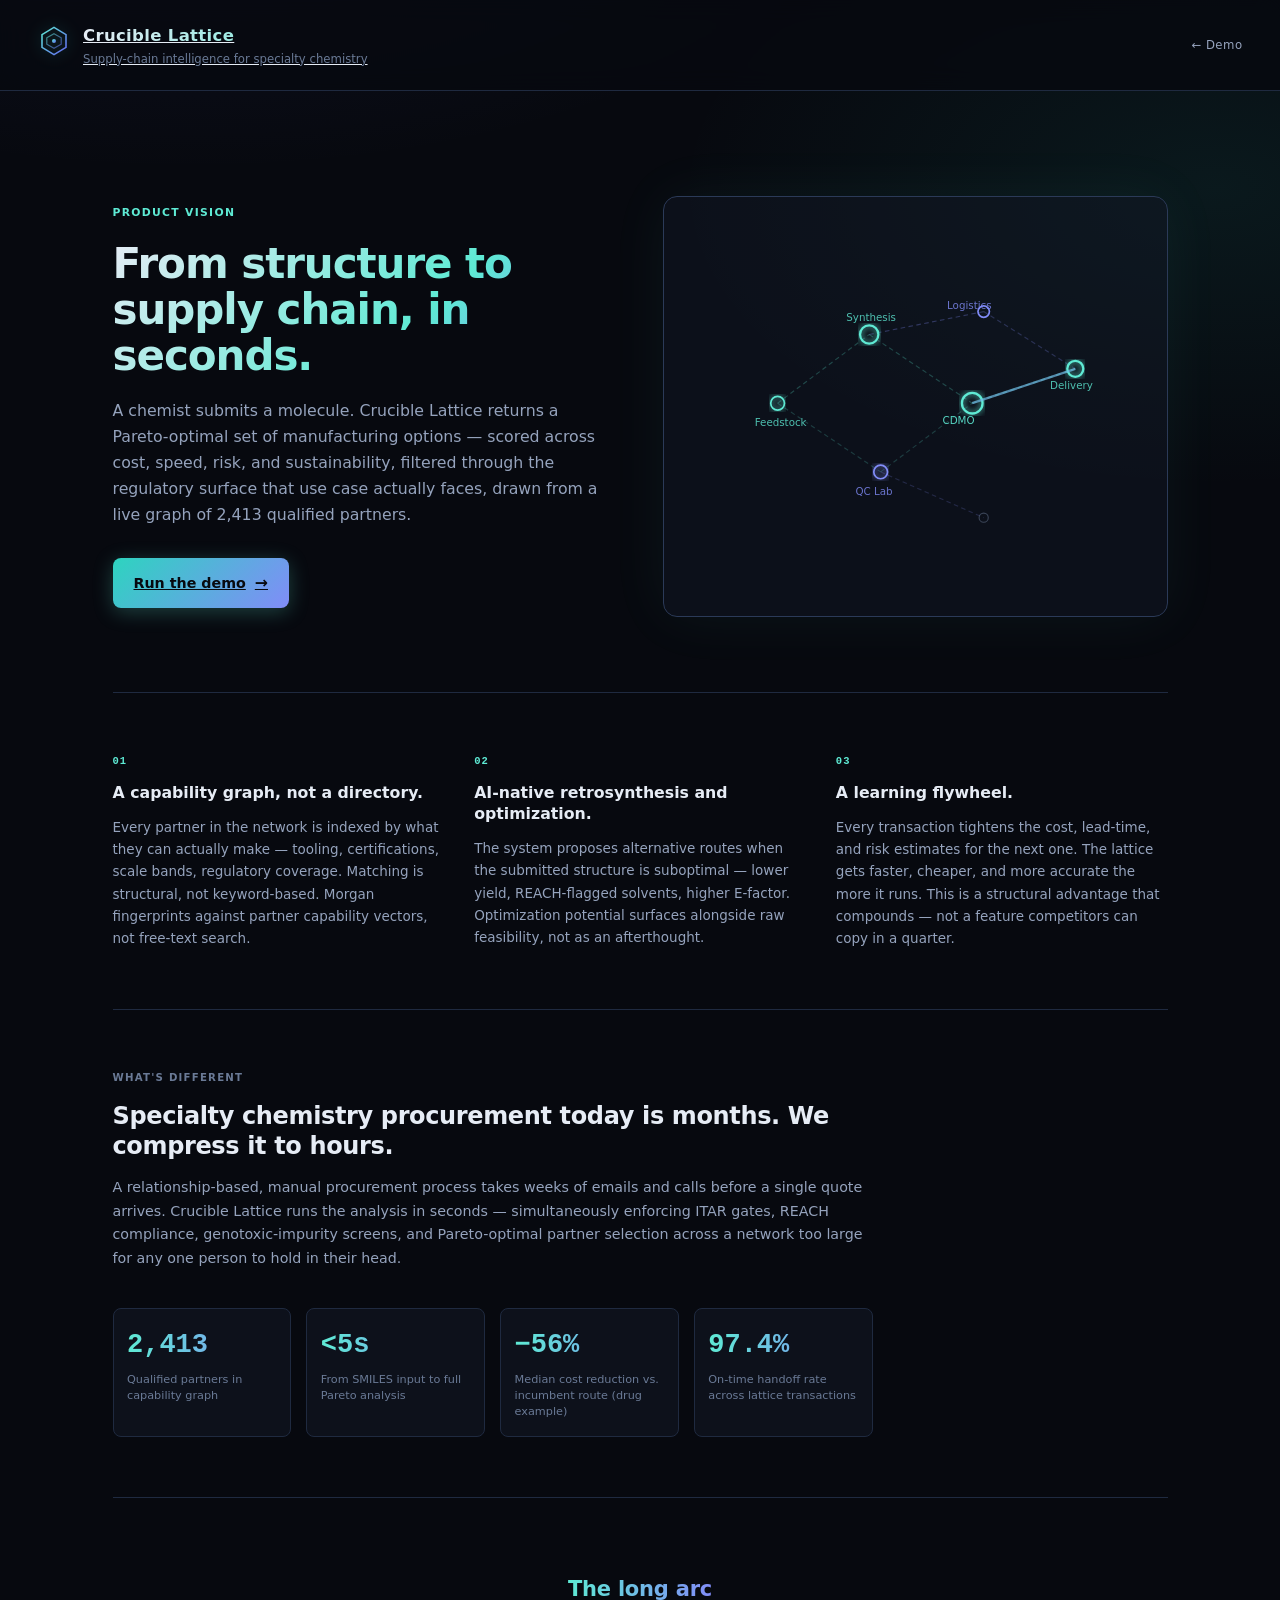
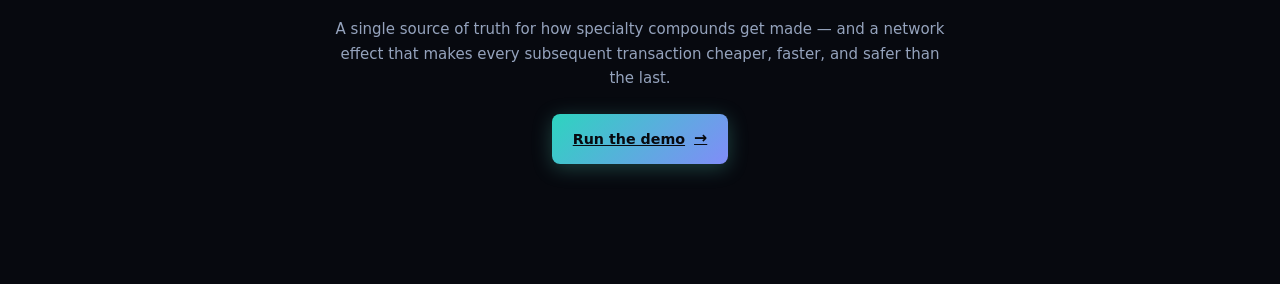
<file: vision.html>
<!DOCTYPE html>
<html lang="en">
<head>
  <meta charset="UTF-8" />
  <meta name="viewport" content="width=device-width, initial-scale=1.0" />
  <title>Vision — Crucible Lattice</title>
  <link rel="stylesheet" href="styles.css" />
  <link rel="stylesheet" href="vision.css" />
</head>
<body>

<header class="site-header">
  <a href="index.html" class="brand brand-home-btn" aria-label="Return to demo">
    <div class="brand-mark">
      <svg viewBox="0 0 40 40" width="32" height="32">
        <defs>
          <linearGradient id="lg" x1="0" y1="0" x2="1" y2="1">
            <stop offset="0%" stop-color="#5eead4"/>
            <stop offset="100%" stop-color="#6366f1"/>
          </linearGradient>
        </defs>
        <polygon points="20,3 35,12 35,28 20,37 5,28 5,12" fill="none" stroke="url(#lg)" stroke-width="2"/>
        <polygon points="20,11 29,16 29,24 20,29 11,24 11,16" fill="none" stroke="url(#lg)" stroke-width="1.5" opacity="0.6"/>
        <circle cx="20" cy="20" r="2.5" fill="url(#lg)"/>
      </svg>
    </div>
    <div>
      <h1>Crucible Lattice</h1>
      <p class="tagline">Supply-chain intelligence for specialty chemistry</p>
    </div>
  </a>
  <div class="header-meta">
    <a href="index.html" class="vision-link">← Demo</a>
  </div>
</header>

<main class="vision-main">

  <!-- Hero -->
  <section class="vision-hero">
    <div class="vision-hero-inner">
      <div class="vision-eyebrow">Product Vision</div>
      <h2 class="vision-headline">From structure to supply chain, in seconds.</h2>
      <p class="vision-lede">A chemist submits a molecule. Crucible Lattice returns a Pareto-optimal set of manufacturing options — scored across cost, speed, risk, and sustainability, filtered through the regulatory surface that use case actually faces, drawn from a live graph of 2,413 qualified partners.</p>
      <a href="index.html" class="cta-btn">Run the demo <span class="cta-arrow">→</span></a>
    </div>
    <div class="vision-hero-graphic">
      <div class="hero-lattice">
        <svg viewBox="0 0 400 320" width="100%" preserveAspectRatio="xMidYMid meet">
          <defs>
            <linearGradient id="vg1" x1="0" y1="0" x2="1" y2="1">
              <stop offset="0%" stop-color="#5eead4" stop-opacity="0.8"/>
              <stop offset="100%" stop-color="#818cf8" stop-opacity="0.6"/>
            </linearGradient>
            <filter id="glow">
              <feGaussianBlur stdDeviation="3" result="blur"/>
              <feMerge><feMergeNode in="blur"/><feMergeNode in="SourceGraphic"/></feMerge>
            </filter>
          </defs>
          <!-- Node connections -->
          <line x1="80"  y1="160" x2="160" y2="100" stroke="rgba(94,234,212,0.25)" stroke-width="1" stroke-dasharray="4 3"/>
          <line x1="80"  y1="160" x2="170" y2="220" stroke="rgba(94,234,212,0.2)"  stroke-width="1" stroke-dasharray="4 3"/>
          <line x1="160" y1="100" x2="260" y2="80"  stroke="rgba(129,140,248,0.3)" stroke-width="1" stroke-dasharray="4 3"/>
          <line x1="160" y1="100" x2="250" y2="160" stroke="rgba(94,234,212,0.25)" stroke-width="1" stroke-dasharray="4 3"/>
          <line x1="170" y1="220" x2="250" y2="160" stroke="rgba(94,234,212,0.2)"  stroke-width="1" stroke-dasharray="4 3"/>
          <line x1="170" y1="220" x2="260" y2="260" stroke="rgba(129,140,248,0.2)" stroke-width="1" stroke-dasharray="4 3"/>
          <line x1="250" y1="160" x2="340" y2="130" stroke="rgba(94,234,212,0.3)"  stroke-width="1.5" stroke-dasharray="4 3"/>
          <line x1="260" y1="80"  x2="340" y2="130" stroke="rgba(129,140,248,0.25)" stroke-width="1" stroke-dasharray="4 3"/>
          <!-- Nodes -->
          <circle cx="80"  cy="160" r="6" fill="none" stroke="#5eead4" stroke-width="1.5" filter="url(#glow)"/>
          <circle cx="160" cy="100" r="8" fill="none" stroke="#5eead4" stroke-width="2" filter="url(#glow)"/>
          <circle cx="170" cy="220" r="6" fill="none" stroke="#818cf8" stroke-width="1.5" filter="url(#glow)"/>
          <circle cx="260" cy="80"  r="5" fill="none" stroke="#818cf8" stroke-width="1.5"/>
          <circle cx="250" cy="160" r="9" fill="none" stroke="#5eead4" stroke-width="2" filter="url(#glow)"/>
          <circle cx="260" cy="260" r="4" fill="none" stroke="#6a7a96" stroke-width="1" opacity="0.5"/>
          <circle cx="340" cy="130" r="7" fill="none" stroke="#5eead4" stroke-width="2" filter="url(#glow)"/>
          <!-- Highlighted path -->
          <line x1="80" y1="160" x2="250" y2="160" stroke="url(#vg1)" stroke-width="2"/>
          <line x1="250" y1="160" x2="340" y2="130" stroke="url(#vg1)" stroke-width="2"/>
          <!-- Labels -->
          <text x="60"  y="180" fill="#5eead4" font-size="9" font-family="system-ui" opacity="0.8">Feedstock</text>
          <text x="140" y="88"  fill="#5eead4" font-size="9" font-family="system-ui" opacity="0.8">Synthesis</text>
          <text x="148" y="240" fill="#818cf8" font-size="9" font-family="system-ui" opacity="0.8">QC Lab</text>
          <text x="228" y="78"  fill="#818cf8" font-size="9" font-family="system-ui" opacity="0.8">Logistics</text>
          <text x="224" y="178" fill="#5eead4" font-size="9" font-family="system-ui" opacity="0.9">CDMO</text>
          <text x="318" y="148" fill="#5eead4" font-size="9" font-family="system-ui" opacity="0.8">Delivery</text>
        </svg>
      </div>
    </div>
  </section>

  <!-- Three pillars -->
  <section class="vision-pillars">
    <div class="pillar">
      <div class="pillar-num">01</div>
      <h3>A capability graph, not a directory.</h3>
      <p>Every partner in the network is indexed by what they can actually make — tooling, certifications, scale bands, regulatory coverage. Matching is structural, not keyword-based. Morgan fingerprints against partner capability vectors, not free-text search.</p>
    </div>
    <div class="pillar">
      <div class="pillar-num">02</div>
      <h3>AI-native retrosynthesis and optimization.</h3>
      <p>The system proposes alternative routes when the submitted structure is suboptimal — lower yield, REACH-flagged solvents, higher E-factor. Optimization potential surfaces alongside raw feasibility, not as an afterthought.</p>
    </div>
    <div class="pillar">
      <div class="pillar-num">03</div>
      <h3>A learning flywheel.</h3>
      <p>Every transaction tightens the cost, lead-time, and risk estimates for the next one. The lattice gets faster, cheaper, and more accurate the more it runs. This is a structural advantage that compounds — not a feature competitors can copy in a quarter.</p>
    </div>
  </section>

  <!-- What's different -->
  <section class="vision-diff">
    <div class="vision-diff-inner">
      <div class="vision-diff-label">What's different</div>
      <h3>Specialty chemistry procurement today is months. We compress it to hours.</h3>
      <p>A relationship-based, manual procurement process takes weeks of emails and calls before a single quote arrives. Crucible Lattice runs the analysis in seconds — simultaneously enforcing ITAR gates, REACH compliance, genotoxic-impurity screens, and Pareto-optimal partner selection across a network too large for any one person to hold in their head.</p>
      <div class="vision-diff-stats">
        <div class="diff-stat">
          <div class="diff-stat-num">2,413</div>
          <div class="diff-stat-lbl">Qualified partners in capability graph</div>
        </div>
        <div class="diff-stat">
          <div class="diff-stat-num">&lt;5s</div>
          <div class="diff-stat-lbl">From SMILES input to full Pareto analysis</div>
        </div>
        <div class="diff-stat">
          <div class="diff-stat-num">−56%</div>
          <div class="diff-stat-lbl">Median cost reduction vs. incumbent route (drug example)</div>
        </div>
        <div class="diff-stat">
          <div class="diff-stat-num">97.4%</div>
          <div class="diff-stat-lbl">On-time handoff rate across lattice transactions</div>
        </div>
      </div>
    </div>
  </section>

  <!-- Long arc -->
  <section class="vision-arc">
    <div class="vision-arc-inner">
      <h3>The long arc</h3>
      <p>A single source of truth for how specialty compounds get made — and a network effect that makes every subsequent transaction cheaper, faster, and safer than the last.</p>
      <a href="index.html" class="cta-btn" style="margin-top: 1.5rem; display: inline-flex;">
        Run the demo <span class="cta-arrow">→</span>
      </a>
    </div>
  </section>

</main>

</body>
</html>
</file>
<file: styles.css>
/* ============ Crucible Lattice — investor demo styles ============ */

:root {
  --bg-0: #07090f;
  --bg-1: #0c1018;
  --bg-2: #131926;
  --bg-3: #1a2235;
  --border: #1f2a40;
  --border-strong: #2b3a58;
  --text: #e6ecf5;
  --text-dim: #95a3bd;
  --text-muted: #6a7a96;
  --cyan: #5eead4;
  --cyan-dim: #2dd4bf;
  --indigo: #818cf8;
  --amber: #fbbf24;
  --green: #4ade80;
  --red: #f87171;
  --slate: #94a3b8;
  --glow-cyan: 0 0 24px rgba(94, 234, 212, 0.15);
  --glow-indigo: 0 0 24px rgba(129, 140, 248, 0.15);
  --radius: 14px;
  --radius-sm: 8px;
}

* { box-sizing: border-box; margin: 0; padding: 0; }

html, body {
  background: var(--bg-0);
  color: var(--text);
  font-family: -apple-system, BlinkMacSystemFont, "Segoe UI", Inter, system-ui, sans-serif;
  font-size: 15px;
  line-height: 1.55;
  min-height: 100vh;
  -webkit-font-smoothing: antialiased;
}

body {
  background:
    radial-gradient(1200px 600px at 15% -10%, rgba(99, 102, 241, 0.10), transparent 60%),
    radial-gradient(900px 500px at 95% 10%, rgba(45, 212, 191, 0.08), transparent 60%),
    var(--bg-0);
}

.back-link {
  font-size: 0.8rem;
  padding: 0.5rem 1.5rem;
  border-bottom: 1px solid var(--border);
  background: rgba(0,0,0,0.3);
}
.back-link a { color: var(--text-dim); text-decoration: none; }
.back-link a:hover { color: var(--cyan); }

/* ---------- Header ---------- */
.site-header {
  display: flex;
  justify-content: space-between;
  align-items: center;
  padding: 1.5rem 2.5rem;
  border-bottom: 1px solid var(--border);
  background: rgba(7, 9, 15, 0.8);
  backdrop-filter: blur(12px);
  position: sticky; top: 0; z-index: 50;
}
.brand { display: flex; align-items: center; gap: 0.9rem; }
.brand-home-btn {
  display: flex; align-items: center; gap: 0.9rem;
  background: none; border: none; cursor: pointer; color: inherit;
  font-family: inherit; padding: 0; text-align: left;
  border-radius: var(--radius-sm);
  transition: opacity 0.15s;
}
.brand-home-btn:hover { opacity: 0.82; }
.brand-mark {
  filter: drop-shadow(0 0 8px rgba(94, 234, 212, 0.35));
  animation: slow-spin 20s linear infinite;
}
@keyframes slow-spin { to { transform: rotate(360deg); } }
.brand h1 {
  font-size: 1.1rem;
  font-weight: 650;
  letter-spacing: 0.02em;
  background: linear-gradient(90deg, #e6ecf5 0%, #5eead4 100%);
  -webkit-background-clip: text;
  background-clip: text;
  -webkit-text-fill-color: transparent;
}
.tagline { font-size: 0.78rem; color: var(--text-muted); margin-top: 0.1rem; }
.header-meta {
  display: flex; align-items: center; gap: 0.5rem;
  font-size: 0.78rem; color: var(--text-dim);
}
.vision-link {
  color: var(--text-dim);
  text-decoration: none;
  font-size: 0.78rem;
  letter-spacing: 0.04em;
  transition: color 0.15s;
}
.vision-link:hover { color: var(--cyan); }
.header-sep { color: var(--border-strong); }
.live-dot {
  width: 8px; height: 8px; border-radius: 50%;
  background: var(--cyan);
  box-shadow: 0 0 8px var(--cyan);
  animation: pulse 2s ease-in-out infinite;
}
@keyframes pulse { 0%, 100% { opacity: 1; } 50% { opacity: 0.35; } }

main { max-width: 1200px; margin: 0 auto; padding: 2rem 1.5rem 5rem; }

/* ---------- Input panel ---------- */
.input-panel {
  background: linear-gradient(180deg, rgba(26, 34, 53, 0.6), rgba(19, 25, 38, 0.6));
  border: 1px solid var(--border);
  border-radius: var(--radius);
  padding: 2.5rem 2.25rem;
  backdrop-filter: blur(6px);
}
.panel-headline h2 {
  font-size: 1.8rem;
  font-weight: 600;
  letter-spacing: -0.015em;
  line-height: 1.2;
  max-width: 740px;
}
.panel-headline p {
  color: var(--text-dim);
  margin-top: 0.6rem;
  max-width: 680px;
  font-size: 0.95rem;
}

.example-cards {
  display: grid;
  grid-template-columns: repeat(auto-fit, minmax(280px, 1fr));
  gap: 1rem;
  margin: 2rem 0 1.25rem;
}
.example-card {
  background: rgba(12, 16, 24, 0.75);
  border: 1px solid var(--border-strong);
  border-radius: var(--radius);
  padding: 1.4rem 1.4rem 1.2rem;
  cursor: pointer;
  text-align: left;
  color: var(--text);
  font-family: inherit;
  transition: all 0.2s;
  display: flex; flex-direction: column; gap: 0.5rem;
  position: relative;
  overflow: hidden;
}
.example-card::before {
  content: '';
  position: absolute; top: 0; left: 0; right: 0; height: 2px;
  background: linear-gradient(90deg, var(--cyan), var(--indigo));
  opacity: 0;
  transition: opacity 0.2s;
}
.example-card:hover {
  border-color: var(--cyan);
  transform: translateY(-2px);
  box-shadow: var(--glow-cyan);
}
.example-card:hover::before { opacity: 1; }
.example-card.selected {
  border-color: var(--cyan);
  background: rgba(94, 234, 212, 0.05);
  box-shadow: var(--glow-cyan);
}
.example-card.selected::before { opacity: 1; }
.example-card h3 {
  font-size: 1.05rem;
  font-weight: 600;
  margin-top: 0.3rem;
}
.example-card .chip-tag { align-self: flex-start; }
.ex-compound {
  font-family: ui-monospace, Menlo, monospace;
  font-size: 0.82rem;
  color: var(--cyan);
}
.ex-usecase {
  font-size: 0.85rem;
  color: var(--text-dim);
  line-height: 1.5;
  flex-grow: 1;
}
.ex-cta {
  margin-top: 0.8rem;
  font-size: 0.82rem;
  font-weight: 600;
  color: var(--cyan);
  display: inline-flex; align-items: center; gap: 0.35rem;
}
.example-card:hover .ex-cta .cta-arrow { transform: translateX(3px); }
.input-reassurance-center {
  justify-content: center;
  margin: 1.25rem auto 0;
  max-width: 600px !important;
  text-align: center;
}

.input-grid { margin-top: 0.5rem; }
.input-grid[data-locked] { position: relative; cursor: help; }
.input-grid[data-locked] input,
.input-grid[data-locked] textarea {
  opacity: 0.72;
  cursor: help;
  background: rgba(7, 9, 15, 0.35);
}
.input-grid[data-locked] input:focus,
.input-grid[data-locked] textarea:focus {
  border-color: var(--border-strong);
  box-shadow: none;
}
/* Custom tooltip — only shows when fields are empty (no data-filled attr) */
.input-grid[data-locked]:not([data-filled])::after {
  content: attr(title);
  position: absolute;
  top: 50%; left: 50%;
  transform: translate(-50%, -50%) scale(0.95);
  padding: 0.5rem 0.95rem;
  background: rgba(7, 9, 15, 0.95);
  border: 1px solid var(--cyan);
  border-radius: var(--radius-sm);
  color: var(--cyan);
  font-size: 0.82rem;
  font-weight: 600;
  letter-spacing: 0.03em;
  pointer-events: none;
  opacity: 0;
  transition: opacity 0.15s, transform 0.15s;
  box-shadow: var(--glow-cyan);
  white-space: nowrap;
}
.input-grid[data-locked]:not([data-filled]):hover::after {
  opacity: 1;
  transform: translate(-50%, -50%) scale(1);
}
/* Suppress native browser title tooltip when fields are filled */
.input-grid[data-filled] { cursor: default; }
.input-grid[data-filled] input,
.input-grid[data-filled] textarea { opacity: 1; cursor: default; }
.chip-tag {
  font-size: 0.64rem;
  font-weight: 700;
  letter-spacing: 0.08em;
  padding: 0.2rem 0.5rem;
  border-radius: 99px;
}
.chip-tag.amber { background: rgba(251, 191, 36, 0.14); color: var(--amber); }
.chip-tag.cyan  { background: rgba(94, 234, 212, 0.14); color: var(--cyan); }
.chip-tag.green { background: rgba(74, 222, 128, 0.14); color: var(--green); }
.chip-tag.slate { background: rgba(148, 163, 184, 0.14); color: var(--slate); }
.chip-label { opacity: 0.92; }

.input-grid {
  display: grid;
  grid-template-columns: 1fr 1fr;
  gap: 1rem 1.2rem;
}
.field { display: flex; flex-direction: column; gap: 0.4rem; }
.field-wide { grid-column: 1 / -1; }
.field-label {
  font-size: 0.76rem;
  text-transform: uppercase;
  letter-spacing: 0.08em;
  color: var(--text-muted);
  font-weight: 600;
}
.field-label small {
  text-transform: none;
  letter-spacing: 0;
  font-weight: 400;
  opacity: 0.75;
  margin-left: 0.3rem;
}
.field input, .field textarea {
  background: rgba(7, 9, 15, 0.6);
  border: 1px solid var(--border-strong);
  border-radius: var(--radius-sm);
  padding: 0.75rem 0.9rem;
  color: var(--text);
  font-size: 0.92rem;
  font-family: inherit;
  transition: border-color 0.15s, box-shadow 0.15s;
  resize: vertical;
}
.field input:focus, .field textarea:focus {
  outline: none;
  border-color: var(--cyan);
  box-shadow: var(--glow-cyan);
}
.field input[type="text"] { font-family: ui-monospace, SFMono-Regular, Menlo, monospace; }
#f-usecase { font-family: inherit; }

.input-footer {
  display: flex;
  justify-content: space-between;
  align-items: center;
  margin-top: 1.5rem;
  gap: 1rem;
  flex-wrap: wrap;
}
.input-reassurance {
  display: inline-flex; align-items: center; gap: 0.5rem;
  font-size: 0.78rem; color: var(--text-muted);
  max-width: 520px;
}
.input-reassurance svg { color: var(--cyan); flex-shrink: 0; }

.cta-btn {
  display: inline-flex; align-items: center; gap: 0.6rem;
  background: linear-gradient(135deg, var(--cyan-dim), var(--indigo));
  color: #07090f;
  border: none;
  border-radius: var(--radius-sm);
  padding: 0.85rem 1.4rem;
  font-size: 0.95rem;
  font-weight: 650;
  cursor: pointer;
  transition: transform 0.15s, box-shadow 0.15s;
  box-shadow: 0 4px 20px rgba(94, 234, 212, 0.25);
}
.cta-btn:hover:not(:disabled) { transform: translateY(-1px); box-shadow: 0 6px 28px rgba(94, 234, 212, 0.45); }
.cta-btn:disabled {
  background: rgba(43, 58, 88, 0.55);
  color: var(--text-muted);
  cursor: not-allowed;
  box-shadow: none;
}
.cta-btn.ready {
  animation: cta-pulse 1.8s ease-in-out 2;
}
@keyframes cta-pulse {
  0%, 100% { box-shadow: 0 4px 20px rgba(94, 234, 212, 0.25); }
  50%      { box-shadow: 0 4px 32px rgba(94, 234, 212, 0.75); }
}
.cta-arrow { font-size: 1.05rem; transition: transform 0.2s; }
.cta-btn:hover:not(:disabled) .cta-arrow { transform: translateX(3px); }

/* ---------- Workflow ---------- */
.workflow-panel {
  background: linear-gradient(180deg, rgba(26, 34, 53, 0.6), rgba(19, 25, 38, 0.6));
  border: 1px solid var(--border);
  border-radius: var(--radius);
  padding: 2rem 2.25rem;
  animation: fadeInUp 0.4s ease;
}
@keyframes fadeInUp { from { opacity: 0; transform: translateY(12px); } to { opacity: 1; transform: none; } }

.workflow-header {
  display: flex; align-items: center; gap: 1rem;
  margin-bottom: 1.5rem;
}
.workflow-header h3 { font-size: 1.1rem; font-weight: 600; }
.workflow-header p { color: var(--text-dim); font-size: 0.85rem; margin-top: 0.2rem; }

.workflow-pulse { display: flex; gap: 4px; }
.workflow-pulse span {
  width: 6px; height: 22px; border-radius: 3px;
  background: linear-gradient(180deg, var(--cyan), var(--indigo));
  animation: bounce 1.2s ease-in-out infinite;
}
.workflow-pulse span:nth-child(2) { animation-delay: 0.15s; }
.workflow-pulse span:nth-child(3) { animation-delay: 0.3s; }
@keyframes bounce { 0%, 100% { transform: scaleY(0.5); opacity: 0.5; } 50% { transform: scaleY(1); opacity: 1; } }

.stages { list-style: none; display: flex; flex-direction: column; gap: 0.6rem; }
.stage {
  display: grid;
  grid-template-columns: 28px 1fr auto;
  align-items: center;
  gap: 0.9rem;
  padding: 0.75rem 1rem;
  background: rgba(12, 16, 24, 0.5);
  border: 1px solid var(--border);
  border-radius: var(--radius-sm);
  transition: all 0.3s;
}
.stage.active {
  border-color: var(--cyan);
  background: rgba(94, 234, 212, 0.04);
  box-shadow: var(--glow-cyan);
}
.stage.done { opacity: 0.6; }
.stage-icon {
  width: 20px; height: 20px; border-radius: 50%;
  border: 1.5px solid var(--border-strong);
  display: flex; align-items: center; justify-content: center;
  font-size: 0.7rem;
  color: var(--text-muted);
  position: relative;
}
.stage.active .stage-icon {
  border-color: var(--cyan);
  color: var(--cyan);
}
.stage.active .stage-icon::after {
  content: '';
  position: absolute; inset: -4px;
  border: 1.5px solid var(--cyan);
  border-radius: 50%;
  border-top-color: transparent;
  animation: spin 0.8s linear infinite;
}
@keyframes spin { to { transform: rotate(360deg); } }
.stage.done .stage-icon {
  background: rgba(74, 222, 128, 0.15);
  border-color: var(--green);
  color: var(--green);
}
.stage.done .stage-icon::before { content: '✓'; font-size: 0.7rem; font-weight: 700; }
.stage-label { font-size: 0.92rem; font-weight: 500; }
.stage-detail { font-size: 0.78rem; color: var(--text-muted); margin-top: 0.15rem; }
.stage-timing { font-size: 0.72rem; color: var(--text-muted); font-family: ui-monospace, Menlo, monospace; }

/* ---------- Results ---------- */
.results { animation: fadeInUp 0.5s ease; }

.section-header {
  margin: 2.5rem 0 1rem;
}
.section-header h3 { font-size: 1.15rem; font-weight: 600; }
.section-header p { color: var(--text-dim); font-size: 0.88rem; margin-top: 0.2rem; }

.panel {
  background: rgba(19, 25, 38, 0.55);
  border: 1px solid var(--border);
  border-radius: var(--radius);
  padding: 1.5rem 1.6rem;
}
.panel-title {
  font-size: 0.78rem;
  font-weight: 650;
  text-transform: uppercase;
  letter-spacing: 0.08em;
  color: var(--text-muted);
  margin-bottom: 1rem;
}
.panel-caption { font-size: 0.85rem; margin-bottom: 1rem; }
.muted { color: var(--text-muted); }

/* Molecule identity */
.results-header {
  display: grid;
  grid-template-columns: 1fr;
  gap: 1rem;
  margin-bottom: 1.25rem;
}
.molecule-card {
  display: grid;
  grid-template-columns: 320px 1fr;
  gap: 2rem;
  background: linear-gradient(135deg, rgba(99, 102, 241, 0.06), rgba(94, 234, 212, 0.04));
  border: 1px solid var(--border-strong);
  border-radius: var(--radius);
  padding: 1.75rem;
}
.molecule-render {
  background: rgba(7, 9, 15, 0.85);
  border-radius: var(--radius-sm);
  min-height: 260px;
  display: flex; align-items: center; justify-content: center;
  padding: 1rem;
  border: 1px solid rgba(94, 234, 212, 0.25);
  box-shadow: 0 0 32px rgba(94, 234, 212, 0.08), inset 0 0 0 1px rgba(94, 234, 212, 0.12);
  position: relative;
  overflow: hidden;
}
.molecule-render::before {
  content: '';
  position: absolute;
  inset: 0;
  background: repeating-linear-gradient(
    0deg,
    transparent 0,
    transparent 3px,
    rgba(94, 234, 212, 0.02) 3px,
    rgba(94, 234, 212, 0.02) 4px
  );
  pointer-events: none;
}
.mol-svg-wrap {
  position: relative;
  z-index: 1;
  animation: mol-fade-in 0.6s ease;
}
@keyframes mol-fade-in { from { opacity: 0; transform: scale(0.96); } to { opacity: 1; transform: none; } }
.mol-svg-wrap svg { max-width: 100%; height: auto; display: block; }
.render-placeholder { color: #6a7a96; font-size: 0.85rem; }

.tag-row { display: flex; gap: 0.5rem; margin-bottom: 0.8rem; flex-wrap: wrap; }
.molecule-meta h2 {
  font-size: 1.45rem;
  font-weight: 600;
  letter-spacing: -0.01em;
  margin-bottom: 0.2rem;
}
.id-classification { color: var(--text-dim); font-size: 0.9rem; margin-bottom: 1.25rem; }
.id-facts {
  display: grid;
  grid-template-columns: 1fr 1fr;
  gap: 0.9rem 1.5rem;
}
.id-facts > div { border-left: 2px solid var(--border-strong); padding-left: 0.8rem; }
.id-facts dt {
  font-size: 0.7rem;
  text-transform: uppercase;
  letter-spacing: 0.08em;
  color: var(--text-muted);
  margin-bottom: 0.2rem;
}
.id-facts dd { font-size: 0.88rem; color: var(--text); }

/* Optimization alert */
.optimization-alert {
  background: linear-gradient(135deg, rgba(251, 191, 36, 0.08), rgba(129, 140, 248, 0.06));
  border: 1px solid rgba(251, 191, 36, 0.4);
  border-radius: var(--radius);
  padding: 1.5rem 1.75rem;
  margin-bottom: 1.5rem;
  position: relative;
  overflow: hidden;
}
.optimization-alert::before {
  content: '';
  position: absolute;
  top: 0; left: 0; right: 0; height: 2px;
  background: linear-gradient(90deg, var(--amber), var(--indigo), var(--cyan));
}
.opt-header { display: flex; gap: 1rem; align-items: flex-start; margin-bottom: 0.9rem; }
.opt-icon {
  width: 36px; height: 36px;
  border-radius: 50%;
  background: rgba(251, 191, 36, 0.15);
  color: var(--amber);
  display: flex; align-items: center; justify-content: center;
  font-size: 1rem;
  flex-shrink: 0;
  animation: pulse-glow 2.5s ease-in-out infinite;
}
@keyframes pulse-glow {
  0%, 100% { box-shadow: 0 0 0 0 rgba(251, 191, 36, 0.5); }
  50% { box-shadow: 0 0 0 10px rgba(251, 191, 36, 0); }
}
.opt-header h3 { font-size: 1.05rem; font-weight: 600; margin-bottom: 0.25rem; }
.opt-header p { color: var(--text-dim); font-size: 0.9rem; }
.opt-suggestion {
  background: rgba(7, 9, 15, 0.5);
  border-left: 3px solid var(--cyan);
  padding: 0.85rem 1rem;
  border-radius: var(--radius-sm);
  font-size: 0.9rem;
  color: var(--text);
  margin-bottom: 1rem;
}
.opt-impact {
  display: grid;
  grid-template-columns: repeat(auto-fit, minmax(150px, 1fr));
  gap: 0.8rem;
  margin-bottom: 1rem;
}
.opt-metric {
  background: rgba(7, 9, 15, 0.5);
  border: 1px solid var(--border);
  border-radius: var(--radius-sm);
  padding: 0.75rem 0.85rem;
}
.opt-metric-label {
  font-size: 0.7rem;
  text-transform: uppercase;
  color: var(--text-muted);
  letter-spacing: 0.08em;
  margin-bottom: 0.4rem;
}
.opt-metric-values {
  display: flex; align-items: baseline; gap: 0.4rem;
  font-size: 0.85rem;
  flex-wrap: wrap;
}
.opt-metric-from { color: var(--text-muted); text-decoration: line-through; }
.opt-metric-arrow { color: var(--cyan); }
.opt-metric-to { color: var(--text); font-weight: 600; }
.opt-metric-delta {
  display: inline-block;
  margin-top: 0.35rem;
  font-size: 0.75rem;
  padding: 0.15rem 0.45rem;
  border-radius: 99px;
  background: rgba(74, 222, 128, 0.14);
  color: var(--green);
  font-weight: 600;
}
.opt-cta {
  background: linear-gradient(135deg, var(--amber), #f97316);
  color: #1a1206;
  border: none;
  border-radius: var(--radius-sm);
  padding: 0.7rem 1.2rem;
  font-size: 0.88rem;
  font-weight: 650;
  cursor: pointer;
  transition: transform 0.15s;
}
.opt-cta:hover { transform: translateY(-1px); }

/* Compliance grid (2 cols — regulatory + hazard; purity is its own section) */
.compliance-grid {
  display: grid;
  grid-template-columns: 1.2fr 1fr;
  gap: 1rem;
  margin-bottom: 1.25rem;
}

.reg-list { list-style: none; display: flex; flex-direction: column; gap: 0.55rem; }
.reg-item { display: flex; align-items: flex-start; gap: 0.75rem; }
.reg-status {
  flex-shrink: 0;
  width: 22px; height: 22px;
  border-radius: 50%;
  display: flex; align-items: center; justify-content: center;
  font-size: 0.75rem;
  font-weight: 700;
}
.reg-status.pass { background: rgba(74, 222, 128, 0.15); color: var(--green); }
.reg-status.flag { background: rgba(251, 191, 36, 0.15); color: var(--amber); }
.reg-status.fail { background: rgba(248, 113, 113, 0.15); color: var(--red); }
.reg-status.na   { background: rgba(148, 163, 184, 0.12); color: var(--text-muted); }
.reg-label { font-weight: 600; font-size: 0.88rem; }
.reg-note { font-size: 0.8rem; color: var(--text-dim); margin-top: 0.1rem; }

.hazard-summary { font-size: 0.88rem; color: var(--text); margin-bottom: 0.9rem; }
.hazard-flags { display: flex; flex-wrap: wrap; gap: 0.4rem; }
.hazard-flag {
  font-size: 0.76rem;
  padding: 0.3rem 0.65rem;
  background: rgba(26, 34, 53, 0.9);
  border: 1px solid var(--border-strong);
  border-radius: 99px;
  color: var(--text-dim);
}

.purity-table { width: 100%; font-size: 0.85rem; }
.purity-table th {
  text-align: left;
  font-weight: 600;
  font-size: 0.72rem;
  text-transform: uppercase;
  letter-spacing: 0.06em;
  color: var(--text-muted);
  padding-bottom: 0.5rem;
  border-bottom: 1px solid var(--border);
}
.purity-table td {
  padding: 0.55rem 0.3rem 0.55rem 0;
  border-bottom: 1px solid rgba(31, 42, 64, 0.5);
  vertical-align: top;
}
.purity-table tr:last-child td { border-bottom: none; }
.purity-scale { font-weight: 600; color: var(--text); }
.purity-method { font-size: 0.78rem; color: var(--text-muted); }

/* Purity escalation ladder cards */
.purity-cards {
  display: grid;
  grid-template-columns: repeat(auto-fit, minmax(220px, 1fr));
  gap: 0.85rem;
  margin-bottom: 2rem;
}
.purity-card {
  background: rgba(19, 25, 38, 0.6);
  border: 1px solid var(--border);
  border-radius: var(--radius);
  padding: 1.1rem 1.2rem;
  text-align: left;
  cursor: pointer;
  font-family: inherit;
  transition: all 0.2s;
  display: flex; flex-direction: column; gap: 0.45rem;
  position: relative; overflow: hidden;
}
.purity-card::before {
  content: '';
  position: absolute; top: 0; left: 0; right: 0; height: 2px;
  background: linear-gradient(90deg, var(--indigo), var(--cyan));
  opacity: 0; transition: opacity 0.2s;
}
.purity-card:hover { border-color: var(--indigo); box-shadow: var(--glow-indigo); }
.purity-card:hover::before { opacity: 1; }
.purity-card.selected {
  border-color: var(--indigo);
  background: rgba(129, 140, 248, 0.07);
  box-shadow: var(--glow-indigo);
}
.purity-card.selected::before { opacity: 1; }
.purity-card-scale {
  font-size: 0.72rem;
  font-weight: 700;
  text-transform: uppercase;
  letter-spacing: 0.08em;
  color: var(--indigo);
}
.purity-card-target {
  font-size: 1rem;
  font-weight: 650;
  color: var(--text);
  font-family: ui-monospace, Menlo, monospace;
}
.purity-card-method {
  font-size: 0.76rem;
  color: var(--text-muted);
  line-height: 1.4;
}

/* Geopolitical disruption banner */
.geopolitical-alert {
  display: flex;
  align-items: flex-start;
  gap: 1rem;
  padding: 1.1rem 1.4rem;
  border-radius: var(--radius);
  margin-bottom: 1.25rem;
  position: relative;
  overflow: hidden;
}
.geopolitical-alert.geo-warning {
  background: linear-gradient(135deg, rgba(248, 113, 113, 0.08), rgba(251, 191, 36, 0.06));
  border: 1px solid rgba(248, 113, 113, 0.35);
}
.geopolitical-alert.geo-warning::before {
  content: '';
  position: absolute; top: 0; left: 0; right: 0; height: 2px;
  background: linear-gradient(90deg, var(--red), var(--amber));
}
.geopolitical-alert.geo-clear {
  background: linear-gradient(135deg, rgba(94, 234, 212, 0.06), rgba(74, 222, 128, 0.05));
  border: 1px solid rgba(94, 234, 212, 0.25);
}
.geopolitical-alert.geo-clear::before {
  content: '';
  position: absolute; top: 0; left: 0; right: 0; height: 2px;
  background: linear-gradient(90deg, var(--cyan), var(--green));
}
.geo-icon {
  font-size: 1.2rem;
  flex-shrink: 0;
  margin-top: 0.1rem;
}
.geo-warning .geo-icon { color: var(--red); }
.geo-clear .geo-icon { color: var(--cyan); }
.geo-content { flex: 1; display: flex; flex-direction: column; gap: 0.3rem; }
.geo-event {
  font-size: 0.82rem;
  font-weight: 700;
  letter-spacing: 0.02em;
}
.geo-warning .geo-event { color: var(--red); }
.geo-clear .geo-event { color: var(--cyan); }
.geo-impact { font-size: 0.85rem; color: var(--text); }
.geo-reroute {
  font-size: 0.82rem;
  color: var(--text-dim);
  border-left: 2px solid var(--cyan);
  padding-left: 0.6rem;
  margin-top: 0.2rem;
}
.geo-badge {
  align-self: flex-start;
  flex-shrink: 0;
  font-size: 0.62rem;
  font-weight: 700;
  letter-spacing: 0.1em;
  padding: 0.25rem 0.6rem;
  border-radius: 99px;
}
.geo-warning .geo-badge {
  background: rgba(248, 113, 113, 0.15);
  color: var(--red);
  border: 1px solid rgba(248, 113, 113, 0.3);
}
.geo-clear .geo-badge {
  background: rgba(94, 234, 212, 0.12);
  color: var(--cyan);
  border: 1px solid rgba(94, 234, 212, 0.25);
}

/* Optimization categories */
.opt-categories { margin: 0.75rem 0; }
.opt-cat-label {
  font-size: 0.68rem;
  text-transform: uppercase;
  letter-spacing: 0.08em;
  color: var(--text-muted);
  font-weight: 600;
  margin-bottom: 0.5rem;
}
.opt-cat-grid {
  display: flex;
  flex-wrap: wrap;
  gap: 0.4rem;
}
.opt-cat-item {
  display: flex;
  align-items: center;
  gap: 0.35rem;
  font-size: 0.76rem;
  padding: 0.25rem 0.6rem;
  border-radius: 99px;
  border: 1px solid;
}
.opt-cat-item.found {
  background: rgba(74, 222, 128, 0.08);
  border-color: rgba(74, 222, 128, 0.3);
  color: var(--green);
}
.opt-cat-item.empty {
  background: rgba(43, 58, 88, 0.3);
  border-color: var(--border);
  color: var(--text-muted);
}
.opt-cat-icon { font-size: 0.72rem; font-weight: 700; }

/* Scenarios */
.scenarios {
  display: grid;
  grid-template-columns: repeat(auto-fit, minmax(260px, 1fr));
  gap: 1rem;
  margin-bottom: 1.5rem;
}
.scenario-card {
  background: rgba(19, 25, 38, 0.6);
  border: 1px solid var(--border);
  border-radius: var(--radius);
  padding: 1.35rem 1.4rem;
  display: flex; flex-direction: column;
  transition: all 0.2s;
  position: relative;
  overflow: hidden;
  text-align: left;
  cursor: pointer;
}
.scenario-card:hover {
  border-color: var(--cyan);
  transform: translateY(-2px);
  box-shadow: var(--glow-cyan);
}
.scenario-card.selected {
  border-color: var(--cyan);
  background: rgba(94, 234, 212, 0.05);
  box-shadow: var(--glow-cyan);
}
.scenario-card.selected::before { opacity: 1; }
.scenario-card::before {
  content: '';
  position: absolute; top: 0; left: 0; right: 0; height: 2px;
  background: linear-gradient(90deg, var(--cyan), var(--indigo));
  opacity: 0;
  transition: opacity 0.2s;
}
.scenario-card:hover::before { opacity: 1; }

.scenario-head {
  display: flex; align-items: center; gap: 0.6rem;
  margin-bottom: 1rem;
}
.scenario-icon {
  width: 30px; height: 30px;
  border-radius: 8px;
  background: linear-gradient(135deg, rgba(94, 234, 212, 0.15), rgba(129, 140, 248, 0.15));
  border: 1px solid var(--border-strong);
  display: flex; align-items: center; justify-content: center;
  font-size: 0.95rem;
  color: var(--cyan);
  font-weight: 600;
}
.scenario-codename { font-size: 1rem; font-weight: 700; color: var(--text); letter-spacing: -0.01em; }
.scenario-subtitle { font-size: 0.72rem; color: var(--text-muted); text-transform: uppercase; letter-spacing: 0.06em; margin-top: 0.1rem; }

.scenario-radar { margin: 0.4rem 0 0.8rem; display: flex; justify-content: center; }
.scenario-radar svg { overflow: visible; }

.scenario-facts {
  display: grid;
  grid-template-columns: 1fr 1fr;
  gap: 0.55rem;
  margin-bottom: 0.9rem;
}
.scenario-fact { font-size: 0.82rem; }
.scenario-fact .label {
  font-size: 0.68rem;
  text-transform: uppercase;
  letter-spacing: 0.06em;
  color: var(--text-muted);
}
.scenario-fact .value { color: var(--text); font-weight: 600; }
.scenario-highlight {
  font-size: 0.82rem;
  color: var(--text-dim);
  padding: 0.6rem 0.75rem;
  background: rgba(7, 9, 15, 0.55);
  border-left: 2px solid var(--cyan);
  border-radius: 0 var(--radius-sm) var(--radius-sm) 0;
  margin-bottom: 0.85rem;
}
.scenario-partners { list-style: none; display: flex; flex-direction: column; gap: 0.3rem; }
.scenario-partners li {
  font-size: 0.78rem;
  color: var(--text-dim);
  padding-left: 0.95rem;
  position: relative;
}
.scenario-partners li::before {
  content: '';
  position: absolute;
  left: 0; top: 0.5rem;
  width: 4px; height: 4px;
  border-radius: 50%;
  background: var(--cyan);
}

/* What-if slider */
.whatif-panel { margin-bottom: 1.25rem; }
.whatif-header {
  display: flex; justify-content: space-between; align-items: flex-start;
  margin-bottom: 1rem;
}
.whatif-readout {
  font-family: ui-monospace, Menlo, monospace;
  font-size: 0.85rem;
  color: var(--cyan);
  padding: 0.4rem 0.75rem;
  background: rgba(94, 234, 212, 0.08);
  border: 1px solid rgba(94, 234, 212, 0.25);
  border-radius: var(--radius-sm);
}
#whatif-slider {
  width: 100%;
  margin: 0.6rem 0 0.35rem;
  -webkit-appearance: none;
  background: transparent;
}
#whatif-slider::-webkit-slider-runnable-track {
  height: 6px;
  border-radius: 3px;
  background: linear-gradient(90deg, var(--indigo), var(--cyan));
}
#whatif-slider::-webkit-slider-thumb {
  -webkit-appearance: none;
  width: 20px; height: 20px;
  border-radius: 50%;
  background: white;
  border: 3px solid var(--cyan);
  margin-top: -7px;
  cursor: pointer;
  box-shadow: 0 0 12px rgba(94, 234, 212, 0.6);
}
#whatif-slider::-moz-range-track {
  height: 6px; border-radius: 3px;
  background: linear-gradient(90deg, var(--indigo), var(--cyan));
}
#whatif-slider::-moz-range-thumb {
  width: 20px; height: 20px; border-radius: 50%;
  background: white; border: 3px solid var(--cyan);
  box-shadow: 0 0 12px rgba(94, 234, 212, 0.6); cursor: pointer;
}
.whatif-marks {
  display: flex; justify-content: space-between;
  font-size: 0.72rem;
  color: var(--text-muted);
  letter-spacing: 0.04em;
}
.whatif-result {
  margin-top: 1rem;
  padding: 0.85rem 1rem;
  background: rgba(7, 9, 15, 0.5);
  border-radius: var(--radius-sm);
  border: 1px solid var(--border);
  font-size: 0.88rem;
  color: var(--text-dim);
  min-height: 3rem;
}
.whatif-result strong { color: var(--text); }

/* Network map */
.network-panel { margin-bottom: 1.25rem; }
.network-map {
  position: relative;
  height: 460px;
  background:
    radial-gradient(ellipse at center, rgba(99, 102, 241, 0.05), transparent 70%),
    repeating-linear-gradient(0deg, transparent 0, transparent 40px, rgba(43, 58, 88, 0.25) 40px, rgba(43, 58, 88, 0.25) 41px),
    repeating-linear-gradient(90deg, transparent 0, transparent 40px, rgba(43, 58, 88, 0.25) 40px, rgba(43, 58, 88, 0.25) 41px),
    var(--bg-1);
  border-radius: var(--radius-sm);
  border: 1px solid var(--border);
  overflow: hidden;
  margin-bottom: 1rem;
}
.network-map svg { position: absolute; inset: 0; width: 100%; height: 100%; pointer-events: none; }
.node {
  position: absolute;
  transform: translate(-50%, -50%);
  display: flex; flex-direction: column; align-items: center;
  cursor: default;
}
.node-dot {
  width: 14px; height: 14px;
  border-radius: 50%;
  border: 2px solid;
  background: var(--bg-1);
  transition: transform 0.2s;
}
.node:hover .node-dot { transform: scale(1.3); }
.node.tier-1 .node-dot { border-color: var(--cyan); box-shadow: 0 0 14px rgba(94, 234, 212, 0.45); }
.node.tier-2 .node-dot { border-color: var(--indigo); box-shadow: 0 0 14px rgba(129, 140, 248, 0.4); }
.node.tier-3 .node-dot { border-color: var(--text-muted); opacity: 0.5; }
.node.tier-3 { opacity: 0.5; }
.node.node-highlighted .node-dot {
  transform: scale(1.5);
  box-shadow: 0 0 20px rgba(94, 234, 212, 0.8);
}
.node.node-dimmed { opacity: 0.25; }
.node.node-geo-risk .node-dot {
  border-color: var(--red);
  box-shadow: 0 0 14px rgba(248, 113, 113, 0.6);
  animation: geo-pulse 2s ease-in-out infinite;
}
@keyframes geo-pulse {
  0%, 100% { box-shadow: 0 0 8px rgba(248, 113, 113, 0.5); }
  50% { box-shadow: 0 0 20px rgba(248, 113, 113, 0.9); }
}
.node-label {
  font-size: 0.72rem;
  margin-top: 0.35rem;
  padding: 0.15rem 0.5rem;
  background: rgba(7, 9, 15, 0.85);
  border: 1px solid var(--border);
  border-radius: 4px;
  white-space: nowrap;
  color: var(--text);
}
.node-role {
  font-size: 0.66rem;
  color: var(--text-muted);
  margin-top: 0.15rem;
}
.legend {
  font-size: 0.78rem;
  color: var(--text-muted);
  display: flex;
  flex-wrap: wrap;
  gap: 1.1rem;
  align-items: center;
}
.legend-dot {
  display: inline-block;
  width: 10px; height: 10px;
  border-radius: 50%;
  border: 2px solid;
  margin-right: 0.3rem;
  vertical-align: middle;
}
.legend-dot.tier-1 { border-color: var(--cyan); }
.legend-dot.tier-2 { border-color: var(--indigo); }
.legend-dot.tier-3 { border-color: var(--text-muted); opacity: 0.5; }
.legend-dot.geo-risk { border-color: var(--red); }

/* Flywheel */
.flywheel-panel {
  margin-top: 2rem;
  padding: 2.25rem 2rem;
  border-radius: var(--radius);
  background: linear-gradient(135deg, rgba(99, 102, 241, 0.1), rgba(94, 234, 212, 0.08));
  border: 1px solid var(--border-strong);
  text-align: center;
}
.flywheel-panel h3 {
  font-size: 1.35rem;
  font-weight: 600;
  letter-spacing: -0.01em;
  margin-bottom: 0.4rem;
  background: linear-gradient(90deg, var(--cyan), var(--indigo));
  -webkit-background-clip: text;
  background-clip: text;
  -webkit-text-fill-color: transparent;
}
.flywheel-sub { color: var(--text-dim); max-width: 600px; margin: 0 auto 1.75rem; font-size: 0.92rem; }
.flywheel-sub strong { color: var(--cyan); font-family: ui-monospace, Menlo, monospace; }
.flywheel-stats {
  display: grid;
  grid-template-columns: repeat(auto-fit, minmax(150px, 1fr));
  gap: 1rem;
}
.fw-stat {
  background: rgba(7, 9, 15, 0.55);
  border: 1px solid var(--border);
  border-radius: var(--radius-sm);
  padding: 1rem 0.85rem;
}
.fw-num {
  font-size: 1.65rem;
  font-weight: 700;
  font-family: ui-monospace, Menlo, monospace;
  background: linear-gradient(90deg, var(--cyan), var(--indigo));
  -webkit-background-clip: text;
  background-clip: text;
  -webkit-text-fill-color: transparent;
}
.fw-lbl { font-size: 0.75rem; color: var(--text-muted); margin-top: 0.25rem; }

.results-footer {
  margin-top: 2rem;
  display: flex;
  justify-content: center;
  align-items: center;
  gap: 1rem;
  flex-wrap: wrap;
}
.ghost-btn {
  background: transparent;
  border: 1px solid var(--border-strong);
  color: var(--text-dim);
  padding: 0.7rem 1.2rem;
  border-radius: var(--radius-sm);
  font-size: 0.88rem;
  cursor: pointer;
  transition: all 0.15s;
}
.ghost-btn:hover { border-color: var(--cyan); color: var(--cyan); }

/* ========== Execution page ========== */
.execution { animation: fadeInUp 0.5s ease; }
.execution-header {
  margin-bottom: 2rem;
}
.execution-breadcrumb {
  font-size: 0.82rem;
  margin-bottom: 1rem;
}
.execution-breadcrumb a:hover { color: var(--cyan); }
.execution h2 {
  font-size: 1.8rem;
  font-weight: 600;
  letter-spacing: -0.015em;
  margin-bottom: 0.4rem;
}
.execution-subtitle {
  color: var(--text-dim);
  font-size: 0.92rem;
}

.execution-project-card {
  display: grid;
  grid-template-columns: 200px 1fr;
  gap: 1.5rem;
  background: rgba(26, 34, 53, 0.5);
  border: 1px solid var(--border);
  border-radius: var(--radius);
  padding: 1.5rem;
  margin-bottom: 1.5rem;
}
.exec-mol-render {
  background: rgba(7, 9, 15, 0.85);
  border: 1px solid rgba(94, 234, 212, 0.2);
  border-radius: var(--radius-sm);
  height: 180px;
  display: flex; align-items: center; justify-content: center;
  padding: 0.8rem;
  box-shadow: inset 0 0 0 1px var(--border-strong);
}
.exec-mol-render svg { max-width: 100%; height: auto; }
.exec-project-info h3 {
  font-size: 1.2rem;
  font-weight: 600;
  margin-bottom: 0.3rem;
}
.exec-use-case {
  color: var(--text-dim);
  font-size: 0.88rem;
  margin-bottom: 1rem;
  line-height: 1.5;
}
.exec-meta {
  display: grid;
  grid-template-columns: 1fr 1fr;
  gap: 0.8rem;
  font-size: 0.85rem;
}
.exec-meta strong { color: var(--text-muted); font-weight: 600; }

.execution-timeline {
  list-style: none;
  position: relative;
  padding: 0;
}
.execution-timeline::before {
  content: '';
  position: absolute;
  left: 20px;
  top: 0;
  bottom: 0;
  width: 2px;
  background: linear-gradient(180deg, var(--cyan), var(--indigo));
}
.exec-step {
  position: relative;
  padding: 0 0 1.5rem 60px;
  margin-bottom: 0.5rem;
}
.exec-step-dot {
  position: absolute;
  left: 8px;
  top: 2px;
  width: 24px;
  height: 24px;
  border-radius: 50%;
  display: flex; align-items: center; justify-content: center;
  font-size: 0.7rem;
  font-weight: 700;
  background: var(--bg-0);
  border: 2px solid var(--border-strong);
  z-index: 1;
}
.exec-step.done .exec-step-dot {
  background: linear-gradient(rgba(74, 222, 128, 0.15), rgba(74, 222, 128, 0.15)), var(--bg-0);
  border-color: var(--green);
  color: var(--green);
  font-size: 0;
}
.exec-step.done .exec-step-dot::before {
  content: '✓';
  font-size: 0.85rem;
}
.exec-step.active .exec-step-dot {
  background: linear-gradient(rgba(94, 234, 212, 0.15), rgba(94, 234, 212, 0.15)), var(--bg-0);
  border-color: var(--cyan);
  color: var(--cyan);
  box-shadow: 0 0 12px rgba(94, 234, 212, 0.6);
}
.exec-step-content {
  background: rgba(12, 16, 24, 0.5);
  border: 1px solid var(--border);
  border-radius: var(--radius-sm);
  padding: 0.9rem 1rem;
}
.exec-step.done .exec-step-content {
  border-color: rgba(74, 222, 128, 0.3);
}
.exec-step.active .exec-step-content {
  border-color: var(--cyan);
  background: rgba(94, 234, 212, 0.04);
  box-shadow: var(--glow-cyan);
}
.exec-step-title {
  font-weight: 600;
  font-size: 0.95rem;
  margin-bottom: 0.25rem;
}
.exec-step-details {
  font-size: 0.8rem;
  color: var(--text-dim);
  display: grid;
  grid-template-columns: 1fr 160px 140px;
  gap: 1.5rem;
  margin-top: 0.5rem;
}
.exec-step-detail-item { display: flex; flex-direction: column; gap: 0.2rem; }
.exec-step-detail-label {
  font-size: 0.7rem;
  text-transform: uppercase;
  letter-spacing: 0.06em;
  color: var(--text-muted);
}
.exec-step-detail-value {
  font-size: 0.82rem;
  color: var(--text);
  font-weight: 600;
}

.exec-step-ctas {
  display: flex;
  flex-wrap: wrap;
  gap: 0.6rem;
  margin-top: 0.9rem;
  padding-top: 0.9rem;
  border-top: 1px solid var(--border);
}
.exec-step-cta {
  display: inline-flex; align-items: center; gap: 0.5rem;
  border-radius: var(--radius-sm);
  padding: 0.6rem 1rem;
  font-size: 0.82rem;
  font-weight: 600;
  font-family: inherit;
  cursor: pointer;
  transition: transform 0.15s, box-shadow 0.15s, background 0.15s;
}
.exec-step-cta-primary {
  background: linear-gradient(135deg, var(--cyan-dim), var(--indigo));
  color: #07090f;
  border: none;
  box-shadow: 0 4px 16px rgba(94, 234, 212, 0.25);
}
.exec-step-cta-primary:hover {
  transform: translateY(-1px);
  box-shadow: 0 6px 22px rgba(94, 234, 212, 0.4);
}
.exec-step-cta-secondary {
  background: transparent;
  color: var(--cyan);
  border: 1px solid rgba(94, 234, 212, 0.5);
}
.exec-step-cta-secondary:hover {
  background: rgba(94, 234, 212, 0.08);
  border-color: var(--cyan);
}
.exec-step-cta .cta-arrow { font-size: 0.95rem; transition: transform 0.2s; }
.exec-step-cta:hover .cta-arrow { transform: translateX(2px); }

.exec-timeline-divider {
  list-style: none;
  display: flex;
  align-items: center;
  gap: 0.75rem;
  padding: 0.25rem 0 1rem 0;
  font-size: 0.68rem;
  text-transform: uppercase;
  letter-spacing: 0.09em;
  color: var(--text-muted);
}
.exec-timeline-divider::before,
.exec-timeline-divider::after {
  content: '';
  flex: 1;
  height: 1px;
  background: var(--border);
}
.exec-timeline-divider span { white-space: nowrap; flex-shrink: 0; }

.exec-team-card {
  display: grid;
  grid-template-columns: 80px 1fr;
  gap: 1.5rem;
  align-items: start;
}
.exec-team-avatar {
  width: 80px;
  height: 80px;
  border-radius: 12px;
  background: linear-gradient(135deg, rgba(94, 234, 212, 0.25), rgba(129, 140, 248, 0.25));
  border: 1px solid var(--border-strong);
  display: flex; align-items: center; justify-content: center;
  font-size: 1.4rem;
  font-weight: 700;
  color: var(--cyan);
}
.exec-team-card h4 {
  font-size: 1rem;
  font-weight: 600;
  margin-bottom: 0.2rem;
}
.exec-team-role {
  font-size: 0.82rem;
  color: var(--text-muted);
  margin-bottom: 0.6rem;
}
.exec-team-bio {
  font-size: 0.88rem;
  color: var(--text-dim);
  line-height: 1.5;
  max-width: 520px;
}

.execution-footer {
  margin-top: 2rem;
  text-align: center;
}

/* Responsive */
@media (max-width: 860px) {
  .execution-project-card { grid-template-columns: 1fr; }
  .exec-meta { grid-template-columns: 1fr; }
  .exec-step-details { grid-template-columns: 1fr; }
  .exec-team-card { grid-template-columns: 1fr; }
}

@media (max-width: 640px) {
  .site-header { padding: 1rem 1.25rem; }
  .input-panel { padding: 1.75rem 1.25rem; }
  .input-grid { grid-template-columns: 1fr; }
  .molecule-card { grid-template-columns: 1fr; padding: 1.25rem; }
  .molecule-render { min-height: 220px; }
  .compliance-grid { grid-template-columns: 1fr; }
  .id-facts { grid-template-columns: 1fr; }
  .panel-headline h2 { font-size: 1.4rem; }
}
</file>
<file: vision.css>
/* ============ Vision page styles ============ */

.vision-main {
  max-width: 1100px;
  margin: 0 auto;
  padding: 3rem 1.5rem 6rem;
}

/* Hero */
.vision-hero {
  display: grid;
  grid-template-columns: 1fr 1fr;
  gap: 3rem;
  align-items: center;
  padding: 4rem 0 5rem;
  border-bottom: 1px solid var(--border);
}
.vision-eyebrow {
  font-size: 0.72rem;
  font-weight: 700;
  text-transform: uppercase;
  letter-spacing: 0.12em;
  color: var(--cyan);
  margin-bottom: 1.25rem;
}
.vision-headline {
  font-size: 2.8rem;
  font-weight: 700;
  letter-spacing: -0.025em;
  line-height: 1.1;
  margin-bottom: 1.25rem;
  background: linear-gradient(135deg, #e6ecf5 0%, #5eead4 60%, #818cf8 100%);
  -webkit-background-clip: text;
  background-clip: text;
  -webkit-text-fill-color: transparent;
}
.vision-lede {
  font-size: 1.05rem;
  color: var(--text-dim);
  line-height: 1.65;
  max-width: 520px;
  margin-bottom: 2rem;
}
.vision-hero-graphic {
  display: flex;
  align-items: center;
  justify-content: center;
}
.hero-lattice {
  width: 100%;
  background: rgba(19, 25, 38, 0.5);
  border: 1px solid var(--border-strong);
  border-radius: var(--radius);
  padding: 1.5rem;
  box-shadow: 0 0 60px rgba(94, 234, 212, 0.06);
}

/* Pillars */
.vision-pillars {
  display: grid;
  grid-template-columns: repeat(3, 1fr);
  gap: 2rem;
  padding: 4rem 0;
  border-bottom: 1px solid var(--border);
}
.pillar { display: flex; flex-direction: column; gap: 0.85rem; }
.pillar-num {
  font-size: 0.7rem;
  font-weight: 700;
  letter-spacing: 0.1em;
  color: var(--cyan);
  font-family: ui-monospace, Menlo, monospace;
}
.pillar h3 {
  font-size: 1.05rem;
  font-weight: 650;
  line-height: 1.35;
  color: var(--text);
}
.pillar p {
  font-size: 0.9rem;
  color: var(--text-dim);
  line-height: 1.65;
}

/* What's different */
.vision-diff {
  padding: 4rem 0;
  border-bottom: 1px solid var(--border);
}
.vision-diff-inner { max-width: 760px; }
.vision-diff-label {
  font-size: 0.68rem;
  font-weight: 700;
  text-transform: uppercase;
  letter-spacing: 0.12em;
  color: var(--text-muted);
  margin-bottom: 1rem;
}
.vision-diff h3 {
  font-size: 1.6rem;
  font-weight: 650;
  letter-spacing: -0.015em;
  line-height: 1.25;
  margin-bottom: 1rem;
  color: var(--text);
}
.vision-diff p {
  font-size: 0.95rem;
  color: var(--text-dim);
  line-height: 1.65;
  margin-bottom: 2.5rem;
}
.vision-diff-stats {
  display: grid;
  grid-template-columns: repeat(4, 1fr);
  gap: 1rem;
}
.diff-stat {
  background: rgba(19, 25, 38, 0.55);
  border: 1px solid var(--border);
  border-radius: var(--radius-sm);
  padding: 1.1rem 0.9rem;
}
.diff-stat-num {
  font-size: 1.8rem;
  font-weight: 700;
  font-family: ui-monospace, Menlo, monospace;
  background: linear-gradient(90deg, var(--cyan), var(--indigo));
  -webkit-background-clip: text;
  background-clip: text;
  -webkit-text-fill-color: transparent;
  margin-bottom: 0.35rem;
}
.diff-stat-lbl {
  font-size: 0.75rem;
  color: var(--text-muted);
  line-height: 1.4;
}

/* Long arc */
.vision-arc {
  padding: 5rem 0 2rem;
  text-align: center;
}
.vision-arc-inner {
  max-width: 620px;
  margin: 0 auto;
  display: flex;
  flex-direction: column;
  align-items: center;
}
.vision-arc h3 {
  font-size: 1.4rem;
  font-weight: 650;
  letter-spacing: -0.01em;
  margin-bottom: 0.75rem;
  background: linear-gradient(90deg, var(--cyan), var(--indigo));
  -webkit-background-clip: text;
  background-clip: text;
  -webkit-text-fill-color: transparent;
}
.vision-arc p {
  font-size: 1rem;
  color: var(--text-dim);
  line-height: 1.65;
}

/* Responsive */
@media (max-width: 860px) {
  .vision-hero { grid-template-columns: 1fr; }
  .vision-pillars { grid-template-columns: 1fr; }
  .vision-diff-stats { grid-template-columns: 1fr 1fr; }
  .vision-headline { font-size: 2rem; }
}
@media (max-width: 540px) {
  .vision-diff-stats { grid-template-columns: 1fr; }
}
</file>
